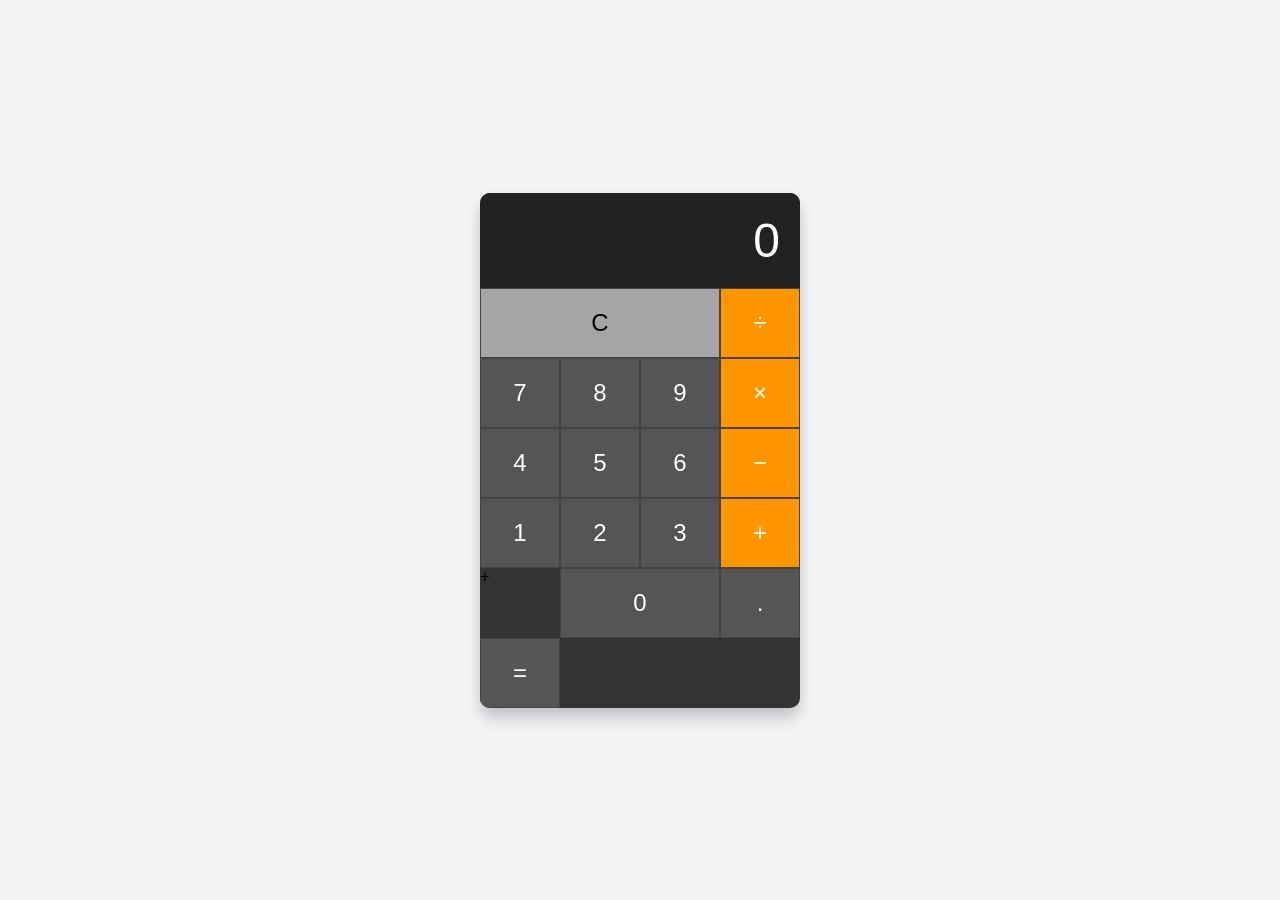
<file: index.html>
<!DOCTYPE html>
<html lang="en">
<head>
    <meta charset="UTF-8">
    <meta name="viewport" content="width=device-width, initial-scale=1.0">
    <title>JavaScript Calculator</title>
    <link rel="stylesheet" href="style.css">
</head>
<body>

<div class="calculator">
    <div class="display" id="display">0</div>
    <div class="buttons">
        <button class="btn clear" onclick="clearDisplay()">C</button>
        <button class="btn operator" onclick="setOperation('/')">÷</button>
        
        <button class="btn" onclick="appendNumber('7')">7</button>
        <button class="btn" onclick="appendNumber('8')">8</button>
        <button class="btn" onclick="appendNumber('9')">9</button>
        <button class="btn operator" onclick="setOperation('*')">×</button>
        
        <button class="btn" onclick="appendNumber('4')">4</button>
        <button class="btn" onclick="appendNumber('5')">5</button>
        <button class="btn" onclick="appendNumber('6')">6</button>
        <button class="btn operator" onclick="setOperation('-')">−</button>
        
        <button class="btn" onclick="appendNumber('1')">1</button>
        <button class="btn" onclick="appendNumber('2')">2</button>
        <button class="btn" onclick="appendNumber('3')">3</button>
        <button class="btn operator" onclick="setOperation('+')">+</button>+
        
        <button class="btn zero" onclick="appendNumber('0')">0</button>
        <button class="btn" onclick="appendNumber('.')">.</button>
        <button class="btn equal" onclick="calculate()">=</button>
    </div>
</div>

<script src="script.js"></script>
</body>
</html>
</file>
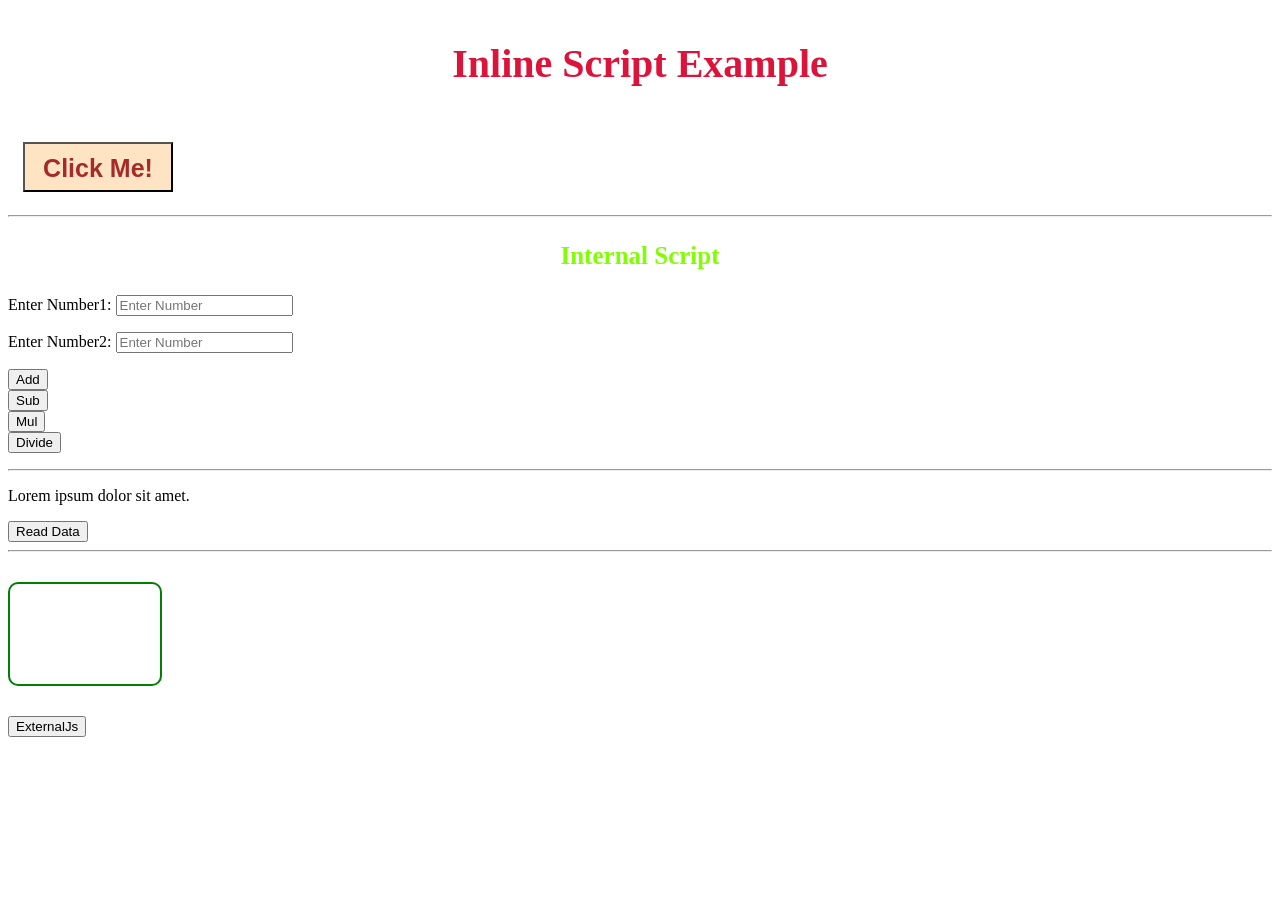
<file: javascript1.html>
<!DOCTYPE html>
<html>
    <head>
        <title>Javascript Examples</title>
        <script>
            function add(){
            let x = parseInt(document.getElementById("first").value);
            let y = parseInt(document.getElementById("second").value);
            document.getElementById("result").innerHTML = x + y;
            document.getElementById("result").style = "color: green; font-size:25px;"
            }
            function sub(){
            let x = parseInt(document.getElementById("first").value);
            let y = parseInt(document.getElementById("second").value);
            document.getElementById("result").innerHTML = x - y;
            document.getElementById("result").style = "color: red; font-size:25px"
            }
            function mul(){
            let x = parseInt(document.getElementById("first").value);
            let y = parseInt(document.getElementById("second").value);
            document.getElementById("result").innerHTML = x * y;
            document.getElementById("result").style = "color: blue; font-size:25px"
            }
            function divide(){
            let x = parseInt(document.getElementById("first").value);
            let y = parseInt(document.getElementById("second").value);
            document.getElementById("result").innerHTML = x / y;
            document.getElementById("result").style = "color: rgb(200,150,180); font-size:25px"
            }

            function readdata(){
                alert(document.getElementById("read").innerHTML)
            }
        </script>
    </head>
    <body>
        <h3 style="font-size: 40px; color: crimson;text-align: center;">Inline Script Example</h3>
        <button onclick="alert('Welcome to Javascript!')"
        style="color: brown;padding: 10px;margin: 15px; font-weight: bold;
        background-color: bisque; height: 50px;width: 150px; font-size: 25px;">
        Click Me!
        </button>
        <hr>
        <h3 style="font-size: 25px; color: chartreuse; text-align: center; text-decoration: double;">
            Internal Script
        </h3>
        <p>
            Enter Number1: <input type="text" id="first" placeholder="Enter Number">
        </p>
        <p>
            Enter Number2: <input type="text" id="second" placeholder="Enter Number">
        </p>
        <button onclick="add()">Add</button><br>
        <button onclick="sub()">Sub</button><br>
        <button onclick="mul()">Mul</button><br>
        <button onclick="divide()">Divide</button><br>
        <p id="result"></p>
        <hr height="5px">
        <p id="read">Lorem ipsum dolor sit amet.</p>
        <button onclick="readdata()">Read Data</button>

        <hr height="10px">
        <script src="external.js"></script>
        <p id="data" style="font-size: 30px; color: crimson; border: 2px solid green;
        border-radius: 10px; width: 150px; height: 100px;"></p>
        <button onclick="data()">ExternalJs</button>
    </body>
</html>
</file>
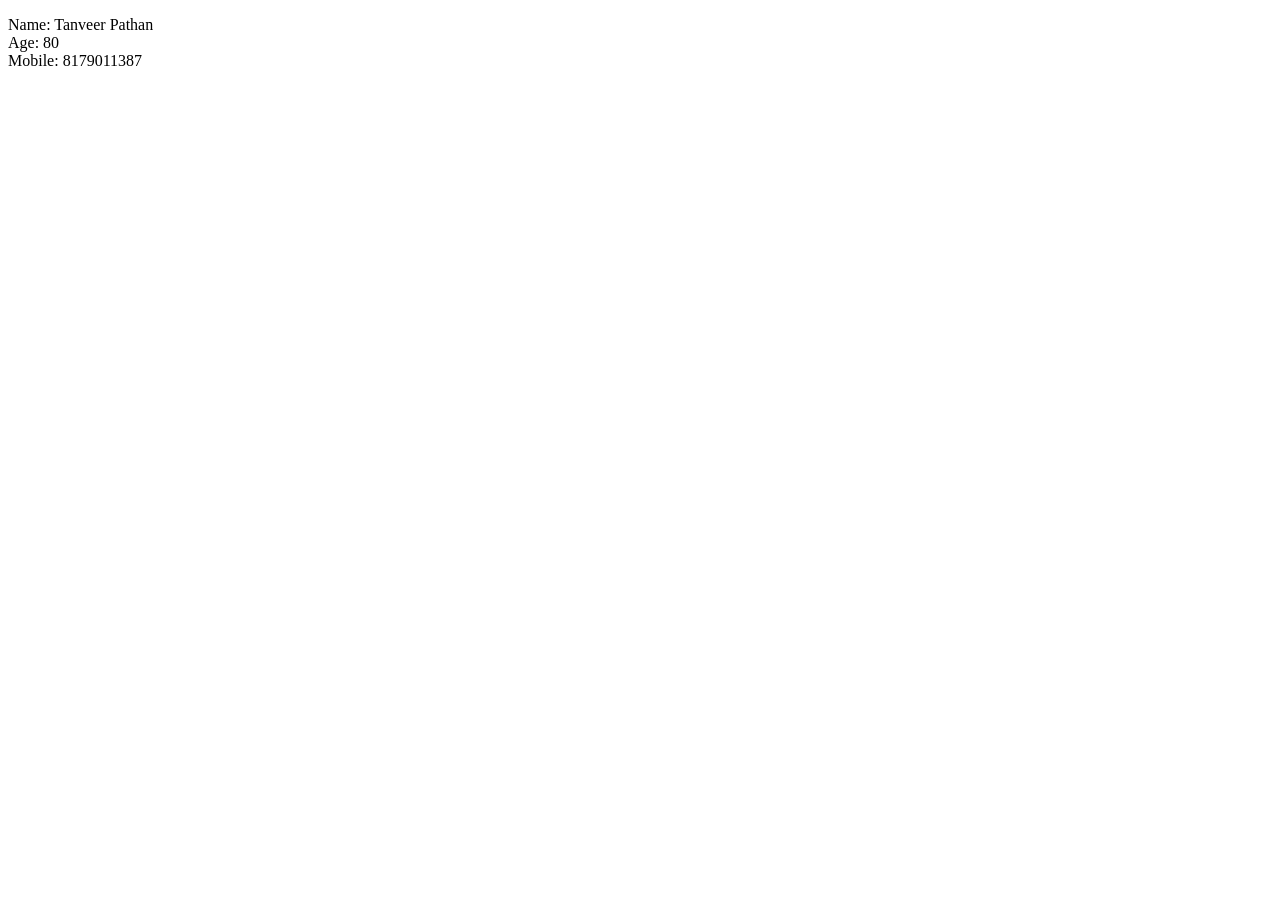
<file: nonpremitive.html>
<!DOCTYPE html>
<html>
    <head>
        <title>Primitive and Non Primitive types</title>
        
    </head>
    <body>
        <p id="person"></p>
        <script>
            let person = {
                name: "Tanveer Pathan",
                age:80,
                mobile:8179011387
            }
            let result = ''
            result += 'Name: '+person.name
            result += "<br>Age: "+person.age
            result += "<br>Mobile: "+ person['mobile']
            document.getElementById('person').innerHTML = result
        </script>
    </body>
</html>
</file>
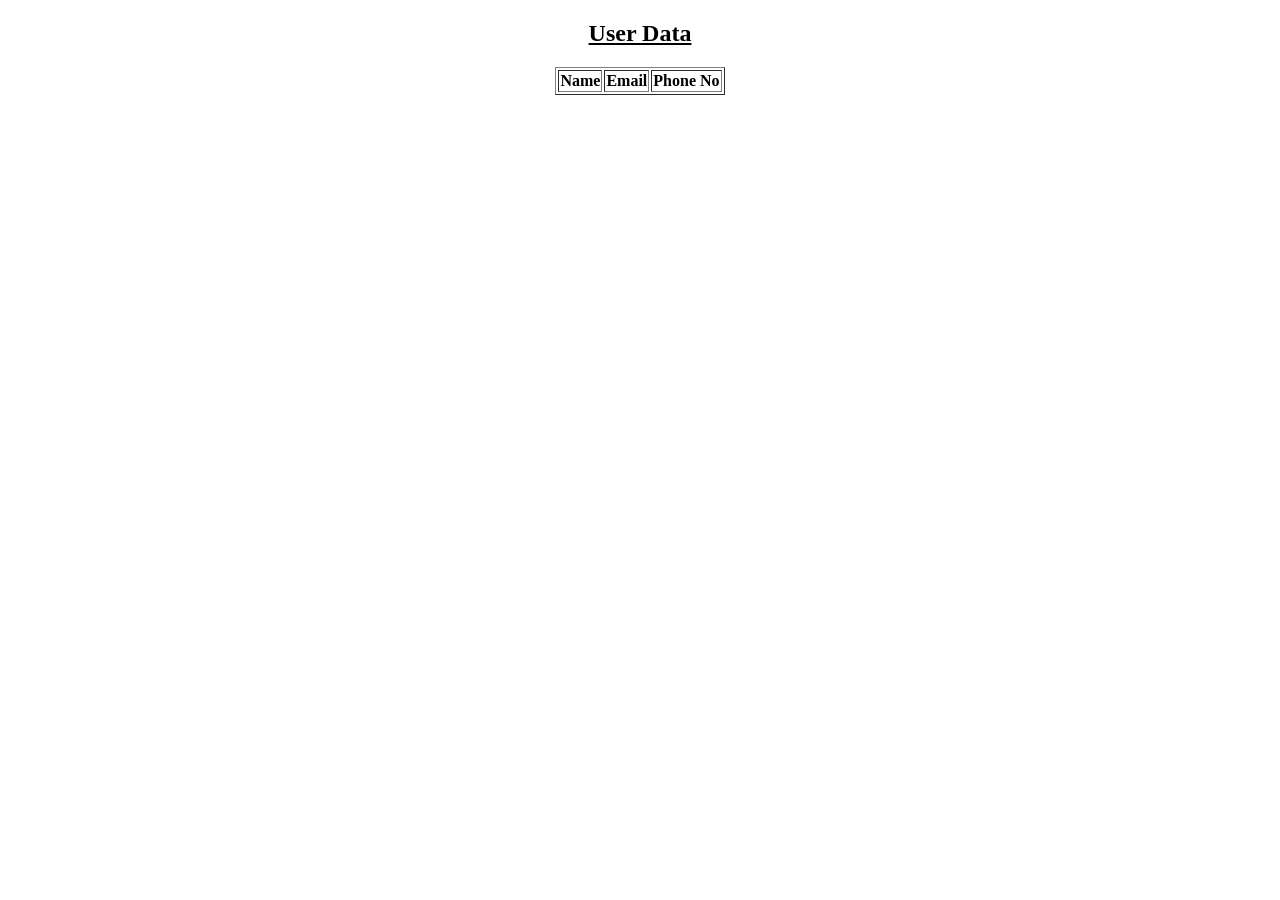
<file: usersdata.html>
<!DOCTYPE html>
<html>
    <head>
        <title>User Data</title>
    </head>
    <body>
        <h2 style="text-align: center; text-decoration: underline;">User Data</h2>
        <table id="user"></table>
        <script>
            async function getData() {
                try {
                    let response = await fetch("https://jsonplaceholder.typicode.com/users/")
                    let data = await response.json();
                    return data;
                } catch (error) {
                    console.log("Error: "+error)
                }
            }
            async function showData() {
                try{
                    let data = await getData();
                    const tab = document.getElementById("user");
                    tab.setAttribute("border",1)
                    tab.setAttribute("align","center")
                    const row = document.createElement("tr")
                    const thead = document.createElement("th")
                    const text = document.createTextNode("Name")
                    const thead1 = document.createElement("th")
                    const text1 = document.createTextNode("Email")
                    const thead2 = document.createElement("th")
                    const text2 = document.createTextNode("Phone No")
                    thead.appendChild(text)
                    thead1.appendChild(text1)
                    thead2.appendChild(text2)
                    row.appendChild(thead)
                    row.appendChild(thead1)
                    row.appendChild(thead2)
                    tab.appendChild(row)
                    const action = document.createTextNode("action")

                    data.forEach(user => {
                        tab.innerHTML += `
                        <tr>
                            <td>${user.name}</td>
                            <td>${user.email}</td>
                            <td>${user.phone}</td>
                            <td><button>
                            </tr>`
                        
                    });
                }catch(error){
                    console.log(error)
                }
            }
            showData()
        </script>
    </body>
</html>
</file>
<file: style.css>
body {
    display: flex;
    justify-content: center;
    align-items: center;
    height: 100vh;
    background-color: #f3f4f6;
    font-family: Arial, sans-serif;
    margin: 0;
}

.calculator {
    background-color: #333;
    width: 320px;
    border-radius: 10px;
    box-shadow: 0px 10px 15px rgba(0, 0, 0, 0.2);
    overflow: hidden;
}

.display {
    background-color: #222;
    color: #fff;
    font-size: 3rem;
    text-align: right;
    padding: 20px;
    box-sizing: border-box;
    word-wrap: break-word;
}

.buttons {
    display: grid;
    grid-template-columns: repeat(4, 1fr);
}

.btn {
    border: 1px solid #444;
    background-color: #555;
    color: white;
    font-size: 1.5rem;
    padding: 20px;
    cursor: pointer;
    transition: background-color 0.2s;
}

.btn:hover {
    background-color: #666;
}

.btn:active {
    background-color: #777;
}

.operator {
    background-color: #ff9500;
}

.operator:hover {
    background-color: #ffaa33;
}

.clear {
    grid-column: span 3;
    background-color: #a5a5a5;
    color: black;
}

.clear:hover {
    background-color: #c0c0c0;
}

.zero {
    grid-column: span 2;
}
</file>
